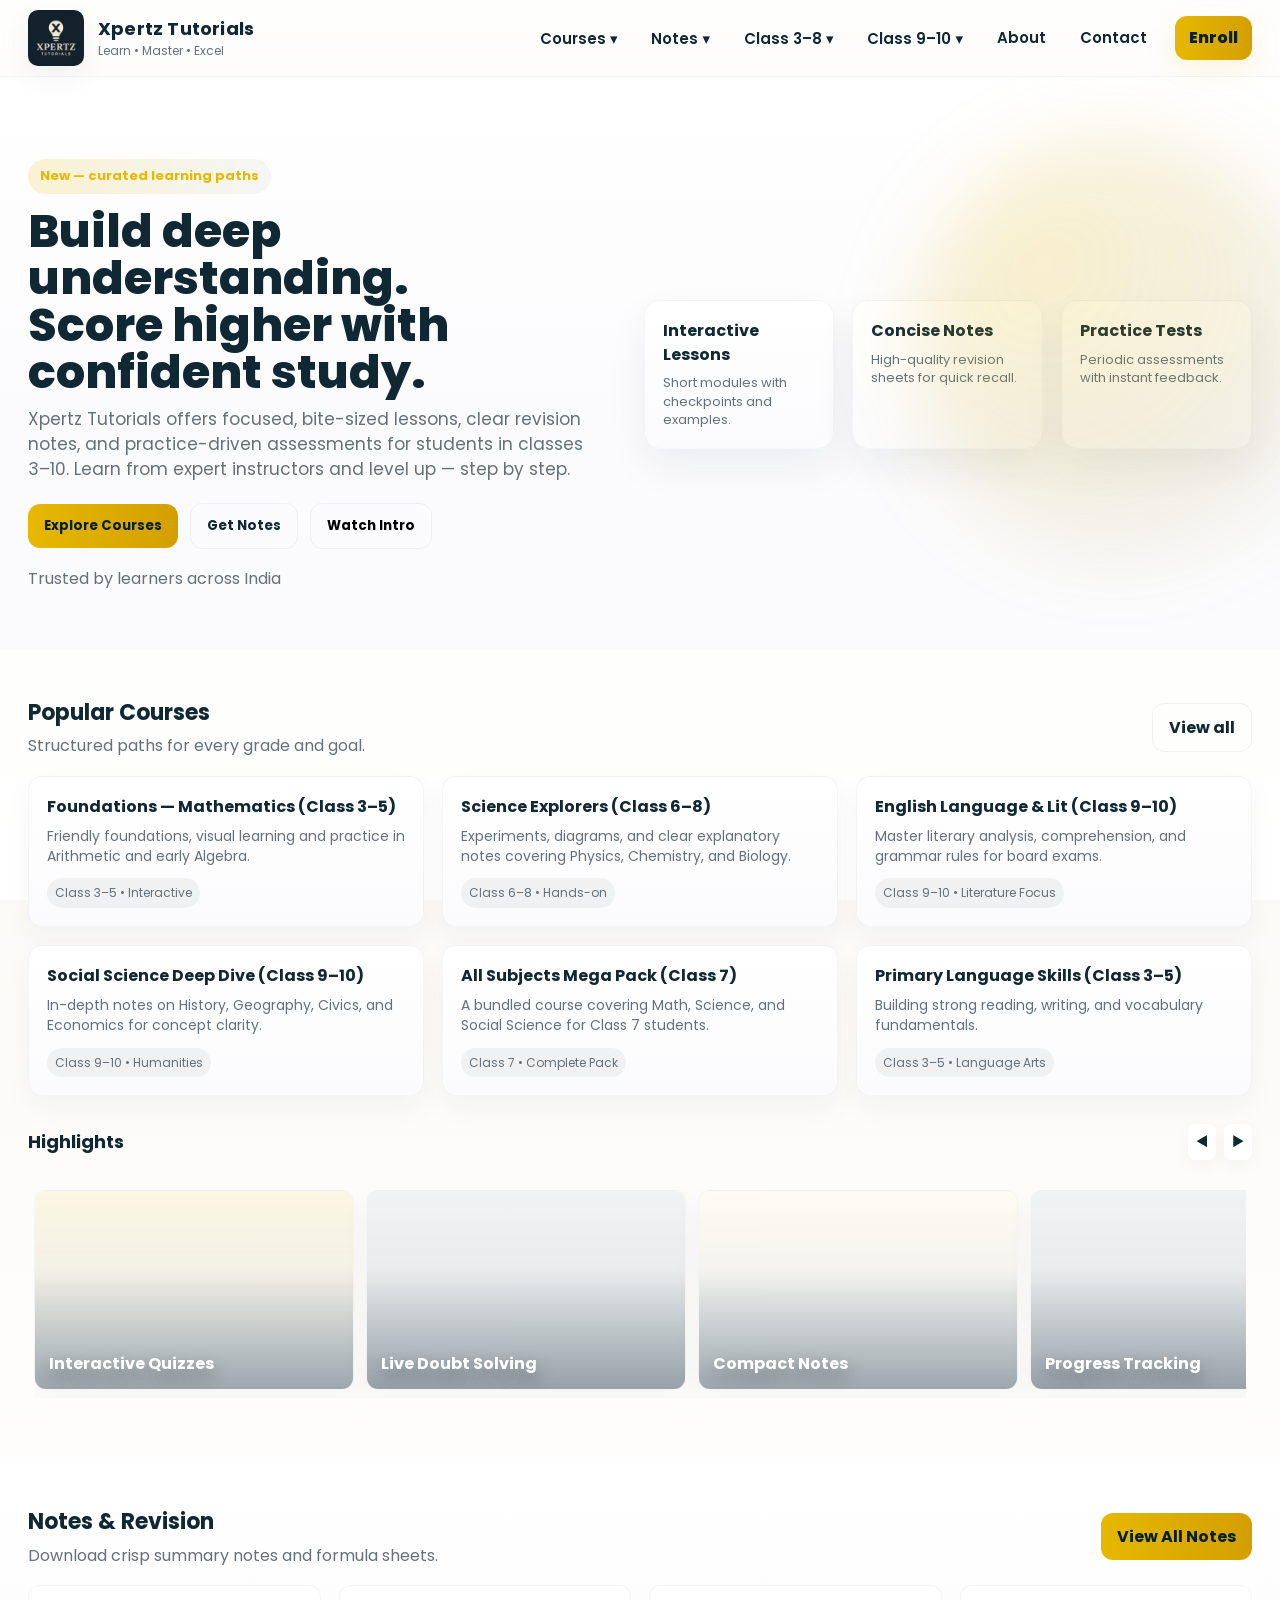
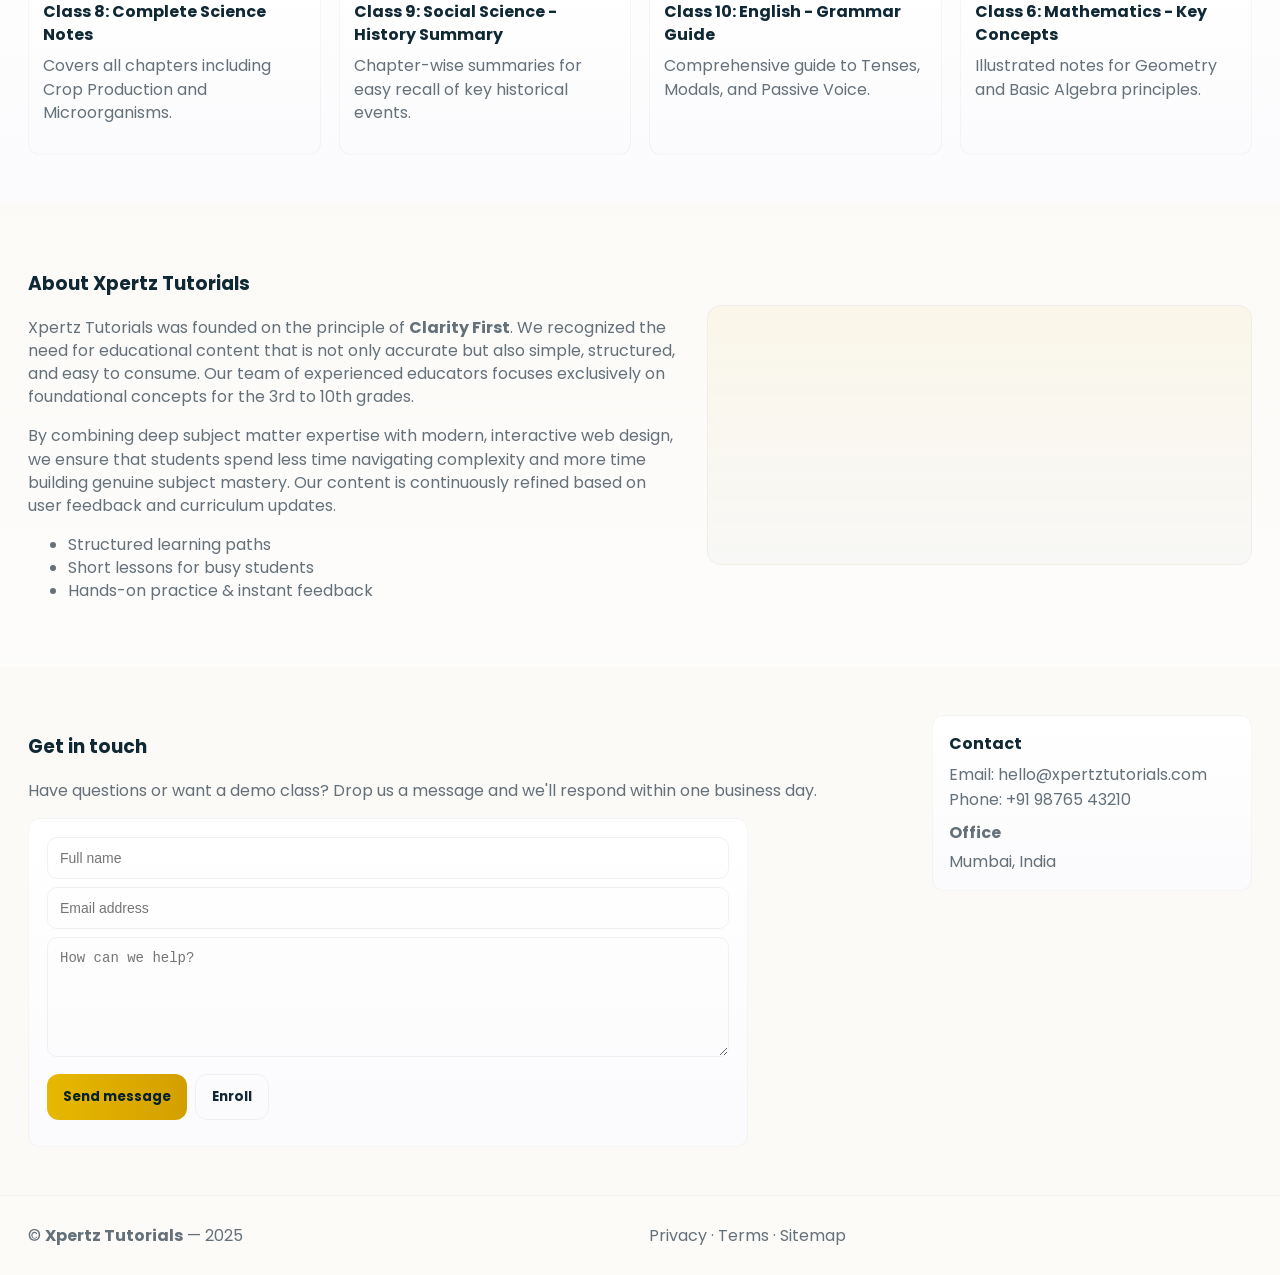
<file: index.html>
<!doctype html>
<html lang="en">
<head>
  <meta charset="utf-8" />
  <meta name="viewport" content="width=device-width,initial-scale=1" />
  <title>Xpertz Tutorials — Home</title>

  <!-- Fonts -->
  <link href="https://fonts.googleapis.com/css2?family=Poppins:wght@300;400;600;700;800&family=Inter:wght@300;400;600&display=swap" rel="stylesheet">

  <style>
    /* =========================
       Theme variables
       ========================= */
    :root{
      --bg-1: #fbfaf7;      /* soft cream */
      --bg-2: #f6f7f9;      /* near-white section bg */
      --navy: #0f2834;      /* primary accent */
      --muted: #64707a;     /* muted text */
      --gold: #e6b800;      /* gold accent */
      --gold-dark: #d39f00; /* dark gold */
      --glass: rgba(15,40,52,0.05);
      --card-shadow: 0 18px 40px rgba(15,40,52,0.06);
      --ease: cubic-bezier(.2,.9,.2,1);
      --radius: 14px;
      --max-width: 1500px;
    }

    /* =========================
       New Animations
       ========================= */
    @keyframes cta-pulse {
        0% { box-shadow: 0 10px 30px rgba(230,184,0,0.12); }
        50% { box-shadow: 0 10px 40px rgba(230,184,0,0.25); }
        100% { box-shadow: 0 10px 30px rgba(230,184,0,0.12); }
    }
    @keyframes subtle-move {
        0% { transform: translate(0, 0) scale(1); }
        50% { transform: translate(15px, 10px) scale(1.05); }
        100% { transform: translate(0, 0) scale(1); }
    }

    /* =========================
       Global reset / basics
       ========================= */
    *{box-sizing:border-box}
    html,body{height:100%}
    body{
      margin:0;
      font-family:'Poppins', Inter, system-ui, -apple-system, "Segoe UI", Roboto, "Helvetica Neue", Arial;
      background:linear-gradient(180deg,var(--bg-1),#ffffff);
      color:var(--navy);
      -webkit-font-smoothing:antialiased;
      -moz-osx-font-smoothing:grayscale;
      line-height:1.45;
      overflow-x: hidden;
    }
    a{color:inherit;text-decoration:none; transition: color .3s ease, background-color .3s ease}
    img{display:block;max-width:100%}
    button{font-family:inherit}

    /* =========================
       Full-width container helper
       ========================= */
    .full-bleed { width:100%; }
    .inner {
      max-width: var(--max-width);
      margin: 0 auto;
      padding: 0 28px;
    }

    /* =========================
       Header / nav
       ========================= */
    header {
      position: sticky;
      top: 0;
      z-index: 60;
      background: linear-gradient(180deg, rgba(255,255,255,0.75), rgba(255,255,255,0.55));
      backdrop-filter: blur(6px);
      border-bottom: 1px solid rgba(15,40,52,0.04);
      transition: box-shadow .3s var(--ease);
    }
    header:hover {
        box-shadow: 0 4px 10px rgba(0,0,0,0.05);
    }
    .nav-wrap {
      display:flex;align-items:center;justify-content:space-between;height:76px;
      gap:18px;
      max-width: var(--max-width);
      margin: 0 auto;
      padding: 0 28px;
    }
    .brand {
      display:flex;align-items:center;gap:14px;
    }
    .brand img {
      width:56px;height:56px;object-fit:contain;border-radius:10px;background:transparent;
      box-shadow: 0 10px 30px rgba(15,40,52,0.06);
    }
    .brand .title { font-weight:700;font-size:18px;color:var(--navy);letter-spacing:0.2px }
    .brand .tag { font-size:12px;color:var(--muted) }

    nav.primary {
      display:flex;align-items:center;gap:10px;
    }
    .nav-item { position:relative }
    .nav-link{
      padding:10px 12px;border-radius:10px;font-weight:600;color:var(--navy);
      transition:all .35s var(--ease);
      background:transparent;
      border:0;cursor:pointer;font-size:15px;
    }
    .nav-link:hover{transform:translateY(-3px);background:var(--glass)}
    .cta {
      background: linear-gradient(90deg,var(--gold), var(--gold-dark));
      color: #08202a;
      padding:10px 14px;border-radius:12px;font-weight:800;margin-left:6px;
      box-shadow:0 10px 30px rgba(230,184,0,0.12);
      transition:all .3s var(--ease);
    }
    .cta:hover {
        transform: translateY(-2px);
        box-shadow: 0 15px 40px rgba(230,184,0,0.25);
    }

    /* Dropdown panel */
    .dropdown {
      position:absolute;left:0;top:calc(100% + 12px);
      min-width:220px;background:var(--bg-2);
      border-radius:12px;padding:10px;border:1px solid rgba(15,40,52,0.04);
      box-shadow: 0 12px 40px rgba(15,40,52,0.06);
      opacity:0;transform:translateY(6px);pointer-events:none;transition:all .3s var(--ease);
    }
    .dropdown.show{opacity:1;transform:none;pointer-events:auto}
    .dropdown a{display:block;padding:8px 10px;border-radius:8px;color:var(--navy);}
    .dropdown a:hover{background:rgba(15,40,52,0.08); color:var(--gold)}

    /* Mobile */
    .menu-toggle { display:none;border:0;background:transparent;cursor:pointer }
    @media (max-width:960px){
      .nav-wrap { padding: 0 16px; }
      nav.primary{ display:none }
      .menu-toggle{ display:inline-flex }
    }

    /* =========================
       Hero - full width immersive
       ========================= */
    .hero-wrap {
      width:100%;
      padding: 68px 0 44px;
      background: linear-gradient(180deg,#ffffff 0%, #fbfbfd 60%);
      overflow:hidden;
      position:relative;
    }

    .hero {
      display:flex;gap:36px;align-items:center;
      padding: 14px 28px;
    }

    .hero-left { flex:1; max-width:800px }
    .eyebrow {
      display:inline-block;padding:8px 12px;border-radius:999px;background:linear-gradient(90deg, rgba(230,184,0,0.18), rgba(15,40,52,0.04));color:var(--gold);font-weight:700;font-size:13px;margin-bottom:14px;
      transition: all .4s var(--ease);
    }
    .eyebrow:hover {
        background: linear-gradient(90deg, var(--gold), #d39f00);
        color: white;
    }
    h1.hero-title {
      margin:0;font-size:46px;line-height:1.02;font-weight:800;color:var(--navy);
      font-family: 'Poppins', sans-serif;
    }
    p.lead { margin-top:12px;font-size:17px;color:var(--muted);max-width:58ch }
    .hero-ctas { margin-top:22px;display:flex;gap:12px;flex-wrap:wrap;align-items:center }

    .btn {
      border:0;padding:12px 16px;border-radius:12px;font-weight:700;cursor:pointer;
      transition:all .35s var(--ease);
    }
    .btn-primary {
        background: linear-gradient(90deg,var(--gold), var(--gold-dark));
        color:#032028;
        animation: cta-pulse 3s infinite alternate ease-in-out;
    }
    .btn-primary:hover {
        background: linear-gradient(90deg, #ffd700, #e6b800);
        transform: translateY(-3px);
    }
    .btn-outline { background:transparent;border:1px solid rgba(15,40,52,0.06);color:var(--navy) }
    .btn-outline:hover {
        background: var(--navy);
        color: white;
        border-color: var(--navy);
        transform: translateY(-3px);
    }

    /* Right: hero illustration / cards */
    .hero-right { flex:1.05; min-height:360px; display:flex;align-items:center;justify-content:center;gap:18px;position:relative }
    .hero-cards { width:100%; display:grid;grid-template-columns:repeat(3,1fr);gap:18px }
    .hc {
      background:linear-gradient(180deg,#ffffff, #fbfbfd);
      border-radius:16px;padding:18px;border:1px solid rgba(15,40,52,0.04);
      box-shadow:var(--card-shadow);transition:transform .35s var(--ease), box-shadow .35s var(--ease);
    }
    .hc:hover{transform:translateY(-8px); box-shadow: 0 25px 50px rgba(15,40,52,0.12)}
    .hc h4{margin:0;font-size:16px;color:var(--navy)}
    .hc p{margin:8px 0 0;color:var(--muted);font-size:13px}

    /* subtle parallax shapes */
    .hero-deco {
      position:absolute;right:-80px;top:-60px;width:420px;height:420px;border-radius:50%;
      background: radial-gradient(circle at 30% 30%, rgba(230,184,0,0.20), rgba(15,40,52,0.05));
      filter: blur(40px);pointer-events:none;transform:translateZ(0);
      animation: subtle-move 20s infinite ease-in-out alternate;
    }

    /* =========================
       Courses / sections (full width)
       ========================= */
    section { padding:48px 0; width:100%; }
    .section-inner { max-width:var(--max-width); margin:0 auto; padding:0 28px; }

    .section-title { display:flex;align-items:center;justify-content:space-between;gap:12px;margin-bottom:18px }
    .section-title h3{margin:0;font-size:22px;color:var(--navy);font-weight:700}
    .cards-grid { display:grid;grid-template-columns:repeat(3,1fr);gap:18px }

    .course-card {
      background:linear-gradient(180deg,#fff,#fbfbfd);
      border-radius:14px;padding:18px;border:1px solid rgba(15,40,52,0.04);
      box-shadow: 0 12px 30px rgba(15,40,52,0.04);transition:transform .35s var(--ease),box-shadow .35s var(--ease), border-color .35s var(--ease);
    }
    .course-card:hover{
        transform:translateY(-10px);
        box-shadow: 0 35px 70px rgba(15,40,52,0.15);
        border-color: var(--gold);
    }
    .course-card h4{margin:0 0 8px}
    .course-card p{color:var(--muted);margin:0;font-size:14px}
    .badge {
        display:inline-block;padding:6px 8px;border-radius:999px;background:rgba(15,40,52,0.05);font-size:12px;color:var(--muted);margin-top:12px;
        transition: all .35s var(--ease);
    }
    .course-card:hover .badge {
        background: var(--gold-dark);
        color: white;
    }

    /* =========================
       Horizontal tile scroll (auto + drag + snap)
       ========================= */
    .tile-strip {
      margin-top:18px;
      overflow:hidden;
      position:relative;
      padding:12px 6px;
    }
    .tiles {
      display:flex;gap:12px; align-items:stretch;
      scroll-snap-type: x mandatory;
      overflow-x:auto;
      padding-bottom:8px;
      -webkit-overflow-scrolling:touch;
      scroll-behavior:smooth;
    }
    .tile {
      flex:0 0 320px; height:200px; border-radius:12px; background:linear-gradient(180deg,#ffffff,#f8f9fb);
      border:1px solid rgba(15,40,52,0.04); box-shadow: 0 12px 30px rgba(15,40,52,0.04);
      scroll-snap-align:center; position:relative; overflow:hidden;
      cursor:grab; transition:transform .35s var(--ease), box-shadow .35s var(--ease);
    }
    .tile:active { cursor:grabbing }
    .tile:hover {
        transform: translateY(-6px);
        box-shadow: 0 18px 40px rgba(15,40,52,0.1);
    }
    .tile .img {
      position:absolute;inset:0;background-size:cover;background-position:center;filter:contrast(95%) saturate(95%);
    }
    .tile .overlay {
      position:absolute;inset:0;background:linear-gradient(180deg, transparent 40%, rgba(15,40,52,0.34) 100%);
    }
    .tile .meta {
      position:absolute;left:14px;bottom:14px;color:#fff;z-index:3;
      font-weight:700;text-shadow:0 8px 18px rgba(0,0,0,0.4);
      transition: all .35s var(--ease);
    }
    .tile:hover .meta {
        transform: translateY(-5px);
    }

    /* Controls */
    .tile-controls { display:flex;gap:8px;align-items:center;margin-left:8px }
    .control-btn {
      border:0;background:transparent;padding:8px;border-radius:8px;cursor:pointer;color:var(--navy);
      box-shadow:0 6px 18px rgba(15,40,52,0.04);
      background: #fff;
      transition: all .3s var(--ease);
    }
    .control-btn:hover {
        background: var(--gold);
        color: white;
        transform: scale(1.05);
        box-shadow: 0 8px 20px rgba(230,184,0,0.3);
    }

    /* =========================
       Notes / About / Contact
       ========================= */
    .notes-grid { display:flex;gap:18px;flex-wrap:wrap }
    .note-card {
        flex:1; min-width:260px; background:linear-gradient(180deg,#fff,#fbfbfd);border-radius:12px;padding:14px;border:1px solid rgba(15,40,52,0.04);
        transition: all .35s var(--ease);
    }
    .note-card:hover {
        transform: translateY(-4px);
        box-shadow: 0 18px 40px rgba(15,40,52,0.1);
        border-color: var(--gold);
    }

    .about-split { display:flex;gap:28px;align-items:center }
    .about-img { flex:1; min-height:260px;border-radius:14px;background:linear-gradient(180deg,#fff,#f6f8fb);border:1px solid rgba(15,40,52,0.04) }
    .about-text { flex:1.2 }

    /* Contact form */
    .contact-form { max-width:720px; background:linear-gradient(180deg,#fff,#fbfbfd);border-radius:12px;padding:18px;border:1px solid rgba(15,40,52,0.04) }
    .input, textarea {
        width:100%;padding:12px;border-radius:10px;border:1px solid rgba(15,40,52,0.06);background:transparent;outline:none;color:var(--navy);font-size:14px;
        transition: border-color .3s ease, box-shadow .3s ease;
    }
    .input:focus, textarea:focus {
        border-color: var(--gold);
        box-shadow: 0 0 0 2px rgba(230,184,0,0.3);
    }
    textarea { resize:vertical; min-height:120px }

    /* Footer */
    footer { padding:28px 0;border-top:1px solid rgba(15,40,52,0.04);background:transparent }
    .footer-inner { display:flex;align-items:center;justify-content:space-between;gap:12px;flex-wrap:wrap }

    /* Small responsiveness */
    @media (max-width:1100px){
      .hero{flex-direction:column-reverse;gap:22px}
      .hero-right{min-height:320px}
      .cards-grid{ grid-template-columns: repeat(2,1fr) }
      .tiles .tile{ flex:0 0 280px; height:180px }
    }
    @media (max-width:720px){
      .nav-wrap{padding:0 16px}
      .brand .title{display:none}
      .hc{ display:none }
      .cards-grid{ grid-template-columns: 1fr }
      .tiles .tile{ flex:0 0 88%; height:190px }
    }

    /* Custom Message Box Style */
    .message-box {
        position: fixed;
        top: 100px;
        left: 50%;
        transform: translateX(-50%);
        z-index: 100;
        background: #fff8e1;
        border: 1px solid #ffe082;
        padding: 15px 30px;
        border-radius: 8px;
        box-shadow: 0 4px 12px rgba(0,0,0,0.1);
        max-width: 90%;
        text-align: center;
        transition: all 0.3s ease-in-out;
    }

    /* Minor patch to avoid background "patchiness" between sections */
    section { background: transparent; }
  </style>
</head>
<body>

  <!-- HEADER -->
  <header>
    <div class="nav-wrap">
      <div class="brand" aria-hidden="false">
        <img src="xpertz-logo.png" alt="Xpertz Tutorials logo" onerror="this.style.display='none'">
        <div>
          <div class="title">Xpertz Tutorials</div>
          <div class="tag">Learn • Master • Excel</div>
        </div>
      </div>

      <nav class="primary" aria-label="Main navigation">
        <div class="nav-item">
          <button class="nav-link" data-dd="courses" aria-expanded="false">Courses ▾</button>
          <div class="dropdown" id="dd-courses" role="menu" aria-hidden="true">
            <a href="#courses">All Courses</a>
            <a href="#courses">STEM Foundations</a>
            <a href="#courses">English & Humanities</a>
            <a href="#courses">Competitive Prep</a>
          </div>
        </div>

        <div class="nav-item">
          <button class="nav-link" data-dd="notes" aria-expanded="false">Notes ▾</button>
          <div class="dropdown" id="dd-notes" role="menu" aria-hidden="true">
            <a href="#notes">Class Notes (3–10)</a>
            <a href="#notes">Revision Sheets</a>
            <a href="#notes">Download Center</a>
          </div>
        </div>

        <div class="nav-item"><button class="nav-link" data-dd="class38" aria-expanded="false">Class 3–8 ▾</button>
          <div class="dropdown" id="dd-class38" role="menu" aria-hidden="true">
            <a href="#courses">Primary Math</a>
            <a href="#courses">Science Explorers</a>
            <a href="#courses">English Basics</a>
          </div>
        </div>

        <div class="nav-item"><button class="nav-link" data-dd="class910" aria-expanded="false">Class 9–10 ▾</button>
          <div class="dropdown" id="dd-class910" role="menu" aria-hidden="true">
            <a href="#courses">English Language & Lit</a>
            <a href="#courses">Social Studies (History & Geo)</a>
          </div>
        </div>

        <a class="nav-link" href="#about">About</a>
        <a class="nav-link" href="#contact">Contact</a>

        <a class="cta" href="#contact">Enroll</a>
      </nav>

      <button class="menu-toggle" aria-label="Open menu" id="mobileOpen">
        <svg width="22" height="22" viewBox="0 0 24 24" fill="none"><path d="M3 6h18M3 12h18M3 18h18" stroke="#0f2834" stroke-width="1.6" stroke-linecap="round"/></svg>
      </button>
    </div>
  </header>

    <!-- FUNCTIONAL MESSAGE BOX for Watch Intro button -->
    <div id="messageBox" class="message-box" style="display: none;">
        <p style="color: var(--navy); margin: 0;"><strong>Video Integration Point:</strong> Please embed your video player or open a modal here later.</p>
        <button onclick="closeMessageBox()" class="btn btn-primary" style="margin-top: 10px; background: var(--gold-dark); color: white; padding: 5px 10px; font-weight: 600;">Close Message</button>
    </div>

  <!-- HERO -->
  <div class="hero-wrap full-bleed">
    <div class="inner hero" role="region" aria-label="Intro">
      <div class="hero-left">
        <div class="eyebrow">New — curated learning paths</div>
        <h1 class="hero-title">Build deep understanding. <br> Score higher with confident study.</h1>
        <p class="lead">Xpertz Tutorials offers focused, bite-sized lessons, clear revision notes, and practice-driven assessments for students in classes 3–10. Learn from expert instructors and level up — step by step.</p>

        <div class="hero-ctas">
          <button class="btn btn-primary" onclick="location.href='#courses'">Explore Courses</button>
          <button class="btn btn-outline" onclick="location.href='#notes'">Get Notes</button>
          <button class="btn" onclick="openJoin()" style="background:transparent;border:1px solid rgba(15,40,52,0.06);">Watch Intro</button>
        </div>

        <div style="display:flex;gap:10px;margin-top:18px">
          <div class="small" style="color:var(--muted)">Trusted by learners across India</div>
        </div>
      </div>

      <div class="hero-right" aria-hidden="false">
        <div class="hero-cards" aria-hidden="true">
          <div class="hc">
            <h4>Interactive Lessons</h4>
            <p>Short modules with checkpoints and examples.</p>
          </div>
          <div class="hc">
            <h4>Concise Notes</h4>
            <p>High-quality revision sheets for quick recall.</p>
          </div>
          <div class="hc">
            <h4>Practice Tests</h4>
            <p>Periodic assessments with instant feedback.</p>
          </div>
        </div>

        <div class="hero-deco" aria-hidden="true"></div>
      </div>
    </div>
  </div>

  <!-- COURSES -->
  <section id="courses" class="full-bleed">
    <div class="section-inner inner">
      <div class="section-title">
        <div>
          <h3>Popular Courses</h3>
          <div style="color:var(--muted);margin-top:6px">Structured paths for every grade and goal.</div>
        </div>
        <div>
          <a class="btn btn-outline" href="#courses">View all</a>
        </div>
      </div>

      <div class="cards-grid">
        <div class="course-card">
          <h4>Foundations — Mathematics (Class 3–5)</h4>
          <p>Friendly foundations, visual learning and practice in Arithmetic and early Algebra.</p>
          <div class="badge">Class 3–5 • Interactive</div>
        </div>

        <div class="course-card">
          <h4>Science Explorers (Class 6–8)</h4>
          <p>Experiments, diagrams, and clear explanatory notes covering Physics, Chemistry, and Biology.</p>
          <div class="badge">Class 6–8 • Hands-on</div>
        </div>

        <div class="course-card">
          <h4>English Language & Lit (Class 9–10)</h4>
          <p>Master literary analysis, comprehension, and grammar rules for board exams.</p>
          <div class="badge">Class 9–10 • Literature Focus</div>
        </div>

        <div class="course-card">
          <h4>Social Science Deep Dive (Class 9–10)</h4>
          <p>In-depth notes on History, Geography, Civics, and Economics for concept clarity.</p>
          <div class="badge">Class 9–10 • Humanities</div>
        </div>

        <div class="course-card">
          <h4>All Subjects Mega Pack (Class 7)</h4>
          <p>A bundled course covering Math, Science, and Social Science for Class 7 students.</p>
          <div class="badge">Class 7 • Complete Pack</div>
        </div>

        <div class="course-card">
          <h4>Primary Language Skills (Class 3–5)</h4>
          <p>Building strong reading, writing, and vocabulary fundamentals.</p>
          <div class="badge">Class 3–5 • Language Arts</div>
        </div>
      </div>

      <!-- Horizontal tile strip -->
      <div style="margin-top:28px">
        <div style="display:flex;align-items:center;justify-content:space-between">
          <div style="font-weight:700;font-size:18px">Highlights</div>
          <div class="tile-controls">
            <button class="control-btn" id="tilePrev" aria-label="previous">◀</button>
            <button class="control-btn" id="tileNext" aria-label="next">▶</button>
        </div>
        </div>

        <div class="tile-strip">
          <div class="tiles" id="tiles">
            <!-- Placeholder tiles (replace backgrounds with real images later) -->
            <div class="tile" tabindex="0">
              <div class="img" style="background-image:linear-gradient(180deg, rgba(230,184,0,0.12), rgba(15,40,52,0.08)), url('https://images.unsplash.com/photo-1584697964154-2a0f9b1f9d8b?auto=format&fit=crop&w=1200&q=60');"></div>
              <div class="overlay"></div>
              <div class="meta">Interactive Quizzes</div>
            </div>

            <div class="tile" tabindex="0">
              <div class="img" style="background-image:linear-gradient(180deg, rgba(15,40,52,0.06), rgba(15,40,52,0.12)), url('https://images.unsplash.com/photo-1519389950473-47ba0277781c?auto=format&fit=crop&w=1200&q=60');"></div>
              <div class="overlay"></div>
              <div class="meta">Live Doubt Solving</div>
            </div>

            <div class="tile" tabindex="0">
              <div class="img" style="background-image:linear-gradient(180deg, rgba(230,184,0,0.06), rgba(15,40,52,0.08)), url('https://images.unsplash.com/photo-1523580846011-d3a5bc25702f?auto=format&fit=crop&w=1200&q=60');"></div>
              <div class="overlay"></div>
              <div class="meta">Compact Notes</div>
            </div>

            <div class="tile" tabindex="0">
              <div class="img" style="background-image:linear-gradient(180deg, rgba(15,40,52,0.06), rgba(15,40,52,0.12)), url('https://images.unsplash.com/photo-1522202176988-66273c2fd55f?auto=format&fit=crop&w=1200&q=60');"></div>
              <div class="overlay"></div>
              <div class="meta">Progress Tracking</div>
            </div>

            <div class="tile" tabindex="0">
              <div class="img" style="background-image:linear-gradient(180deg, rgba(230,184,0,0.06), rgba(15,40,52,0.08)), url('https://images.unsplash.com/photo-1521747116042-5a810fda9664?auto=format&fit=crop&w=1200&q=60');"></div>
              <div class="overlay"></div>
              <div class="meta">Mentor Feedback</div>
            </div>
          </div>
        </div>
      </div>
    </div>
  </section>

  <!-- NOTES -->
  <section id="notes" class="full-bleed" style="background:linear-gradient(180deg,#ffffff,#fbfbfd);">
    <div class="section-inner inner">
      <div class="section-title">
        <div>
          <h3>Notes & Revision</h3>
          <div style="color:var(--muted);margin-top:6px">Download crisp summary notes and formula sheets.</div>
        </div>
        <div>
          <a class="btn btn-primary" href="#notes">View All Notes</a>
        </div>
      </div>

      <div class="notes-grid">
        <div class="note-card">
          <strong>Class 8: Complete Science Notes</strong>
          <p style="color:var(--muted);margin-top:8px">Covers all chapters including Crop Production and Microorganisms.</p>
        </div>
        <div class="note-card">
          <strong>Class 9: Social Science - History Summary</strong>
          <p style="color:var(--muted);margin-top:8px">Chapter-wise summaries for easy recall of key historical events.</p>
        </div>
        <div class="note-card">
          <strong>Class 10: English - Grammar Guide</strong>
          <p style="color:var(--muted);margin-top:8px">Comprehensive guide to Tenses, Modals, and Passive Voice.</p>
        </div>
        <div class="note-card">
          <strong>Class 6: Mathematics - Key Concepts</strong>
          <p style="color:var(--muted);margin-top:8px">Illustrated notes for Geometry and Basic Algebra principles.</p>
        </div>
      </div>
    </div>
  </section>

  <!-- ABOUT -->
  <section id="about" class="full-bleed">
    <div class="section-inner inner">
      <div class="about-split">
        <div class="about-text">
          <h3>About Xpertz Tutorials</h3>
          <p style="color:var(--muted);margin-top:10px">Xpertz Tutorials was founded on the principle of <strong>Clarity First</strong>. We recognized the need for educational content that is not only accurate but also simple, structured, and easy to consume. Our team of experienced educators focuses exclusively on foundational concepts for the 3rd to 10th grades.</p>
          <p style="color:var(--muted);margin-top:10px">By combining deep subject matter expertise with modern, interactive web design, we ensure that students spend less time navigating complexity and more time building genuine subject mastery. Our content is continuously refined based on user feedback and curriculum updates.</p>
          <ul style="color:var(--muted);margin-top:12px">
            <li>Structured learning paths</li>
            <li>Short lessons for busy students</li>
            <li>Hands-on practice & instant feedback</li>
          </ul>
        </div>

        <div class="about-img" aria-hidden="true" style="background-image: linear-gradient(180deg, rgba(230,184,0,0.06), rgba(15,40,52,0.02));"></div>
      </div>
    </div>
  </section>

  <!-- CONTACT -->
  <section id="contact" class="full-bleed" style="background:var(--bg-1);">
    <div class="section-inner inner">
      <div style="display:flex;align-items:flex-start;gap:28px;flex-wrap:wrap">
        <div style="flex:1;min-width:320px">
          <h3>Get in touch</h3>
          <p style="color:var(--muted);margin-top:8px">Have questions or want a demo class? Drop us a message and we'll respond within one business day.</p>

          <form id="contactForm" class="contact-form" style="margin-top:14px">
            <input class="input" name="name" placeholder="Full name" required />
            <input class="input" name="email" placeholder="Email address" required style="margin-top:8px"/>
            <textarea name="message" placeholder="How can we help?" required style="margin-top:8px"></textarea>
            <div style="display:flex;gap:8px;margin-top:10px">
              <button class="btn btn-primary" type="submit">Send message</button>
              <button class="btn btn-outline" type="button" onclick="location.href='#enroll'">Enroll</button>
            </div>
            <div id="formMsg" style="margin-top:8px;color:var(--muted)"></div>
          </form>
        </div>

        <aside style="width:320px">
          <div style="background:linear-gradient(180deg,#fff,#fbfbfd);border-radius:12px;padding:16px;border:1px solid rgba(15,40,52,0.04)">
            <strong>Contact</strong>
            <div style="color:var(--muted);margin-top:8px">Email: hello@xpertztutorials.com</div>
            <div style="color:var(--muted);margin-top:2px">Phone: +91 98765 43210</div>
            <div style="color:var(--muted);margin-top:10px"><strong>Office</strong><div style="margin-top:6px;color:var(--muted)">Mumbai, India</div></div>
          </div>
        </aside>
      </div>
    </div>
  </section>

  <!-- FOOTER -->
  <footer>
    <div class="footer-inner inner">
      <div style="color:var(--muted)">© <strong>Xpertz Tutorials</strong> — 2025</div>
      <div style="color:var(--muted)">Privacy · Terms · Sitemap</div>
      <div style="color:var(--muted)"></div>
    </div>
  </footer>

  <!-- Mobile menu panel -->
  <div id="mobileMenu" style="display:none;position:fixed;inset:0;background:rgba(15,40,52,0.8);z-index:120;padding:26px;overflow:auto;color:#fff">
    <div style="display:flex;justify-content:space-between;align-items:center;margin-bottom:12px">
      <div style="display:flex;gap:12px;align-items:center">
        <img src="xpertz-logo.png" alt="" style="width:44px;height:44px;object-fit:contain;border-radius:8px">
        <div style="font-weight:800">Xpertz Tutorials</div>
      </div>
      <button id="mobileClose" style="background:transparent;border:0;color:#fff;font-size:28px;cursor:pointer">&times;</button>

    </div>

    <nav style="display:flex;flex-direction:column;gap:12px">
      <a href="#courses" onclick="closeMobile()">Courses</a>
      <a href="#notes" onclick="closeMobile()">Notes</a>
      <a href="#class38" onclick="closeMobile()">Class 3–8</a>
      <a href="#class910" onclick="closeMobile()">Class 9–10</a>
      <a href="#about" onclick="closeMobile()">About</a>
      <a href="#contact" onclick="closeMobile()">Contact</a>
      <a href="#enroll" class="cta" style="display:inline-block;margin-top:8px" onclick="closeMobile()">Enroll</a>
    </nav>
  </div>

  <script>
    /* Helper function to smoothly scroll to a section */
    function smoothScroll(targetId) {
        const el = document.querySelector(targetId);
        if (!el) return;
        el.scrollIntoView({
            behavior: 'smooth'
        });
    }

    /* Helper function for Watch Intro button */
    function openJoin(){
        document.getElementById('messageBox').style.display = 'block';
    }
    function closeMessageBox(){
        document.getElementById('messageBox').style.display = 'none';
    }

    /* ---------------------------
       Dropdown interactions
       --------------------------- */
    document.querySelectorAll('[data-dd]').forEach(btn=>{
      const key = btn.dataset.dd;
      const panel = document.getElementById('dd-' + key);
      btn.addEventListener('click', (e)=>{
        const open = panel.classList.contains('show');
        document.querySelectorAll('.dropdown').forEach(d=>d.classList.remove('show'));
        document.querySelectorAll('[data-dd]').forEach(b=>b.setAttribute('aria-expanded','false'));
        if(!open){ panel.classList.add('show'); btn.setAttribute('aria-expanded','true'); panel.setAttribute('aria-hidden','false') }
      });
    });
    document.addEventListener('click', (e)=>{
      if(!e.target.closest('.nav-item')) {
        document.querySelectorAll('.dropdown').forEach(d=>d.classList.remove('show'));
        document.querySelectorAll('[data-dd]').forEach(b=>b.setAttribute('aria-expanded','false'));
      }
    });

    // --- Smooth Scroll for all anchor links in nav ---
    document.querySelectorAll('nav a[href^="#"]').forEach(anchor => {
        anchor.addEventListener('click', function (e) {
            e.preventDefault();
            closeMobile(); // close mobile menu on click
            const href = this.getAttribute('href');
            if (href) smoothScroll(href);
        });
    });

    /* ---------------------------
       Tiles: drag-to-scroll + autoplay + controls
       (Simplified logic for stability)
       --------------------------- */
    const tiles = document.getElementById('tiles');
    // autoplay: gentle auto-scroll loop
    let tileAuto;
    function startTileAuto(){
      if(!tiles) return;
      tileAuto = setInterval(()=>{
        const w = tiles.querySelector('.tile')?.offsetWidth || 320;
        if(tiles.scrollLeft + tiles.clientWidth >= tiles.scrollWidth - 10) {
          tiles.scrollTo({left:0, behavior:'smooth'});
        } else {
          tiles.scrollBy({left: w + 12, behavior:'smooth'});
        }
      }, 3800);
    }
    function stopTileAuto(){
      clearInterval(tileAuto);
    }
    tiles?.addEventListener('mouseenter', stopTileAuto);
    tiles?.addEventListener('mouseleave', startTileAuto);
    startTileAuto();

    // manual controls
    document.getElementById('tileNext')?.addEventListener('click', ()=>{
      const w = tiles.querySelector('.tile')?.offsetWidth || 320;
      tiles.scrollBy({left: w + 12, behavior:'smooth'});
    });
    document.getElementById('tilePrev')?.addEventListener('click', ()=>{
      const w = tiles.querySelector('.tile')?.offsetWidth || 320;
      tiles.scrollBy({left: -(w + 12), behavior:'smooth'});
    });

    /* ---------------------------
       Mobile menu open/close
       --------------------------- */
    const mobileOpen = document.getElementById('mobileOpen');
    const mobileMenu = document.getElementById('mobileMenu');
    const mobileClose = document.getElementById('mobileClose');
    function closeMobile(){ if(mobileMenu) mobileMenu.style.display='none'; document.body.style.overflow=''; }
    mobileOpen?.addEventListener('click', ()=>{
      if(mobileMenu) mobileMenu.style.display='block'; document.body.style.overflow='hidden';
    });
    mobileClose?.addEventListener('click', closeMobile);

    /* ---------------------------
       Simple contact form demo
       --------------------------- */
    const contactForm = document.getElementById('contactForm'), formMsg = document.getElementById('formMsg');
    contactForm?.addEventListener('submit', (e)=>{
      e.preventDefault();
      formMsg.textContent = 'Sending...';
      setTimeout(()=>{
        formMsg.style.color = 'var(--gold)';
        formMsg.textContent = 'Thanks — your message has been received!';
        contactForm.reset();
      }, 900);
    });

    /* ---------------------------
       Accessibility: close dropdowns on Esc
       --------------------------- */
    document.addEventListener('keydown', (e)=>{
      if(e.key === 'Escape'){
        document.querySelectorAll('.dropdown').forEach(d=>d.classList.remove('show'));
        closeMobile();
      }
    });
  </script>
</body>
</html>
</file>
